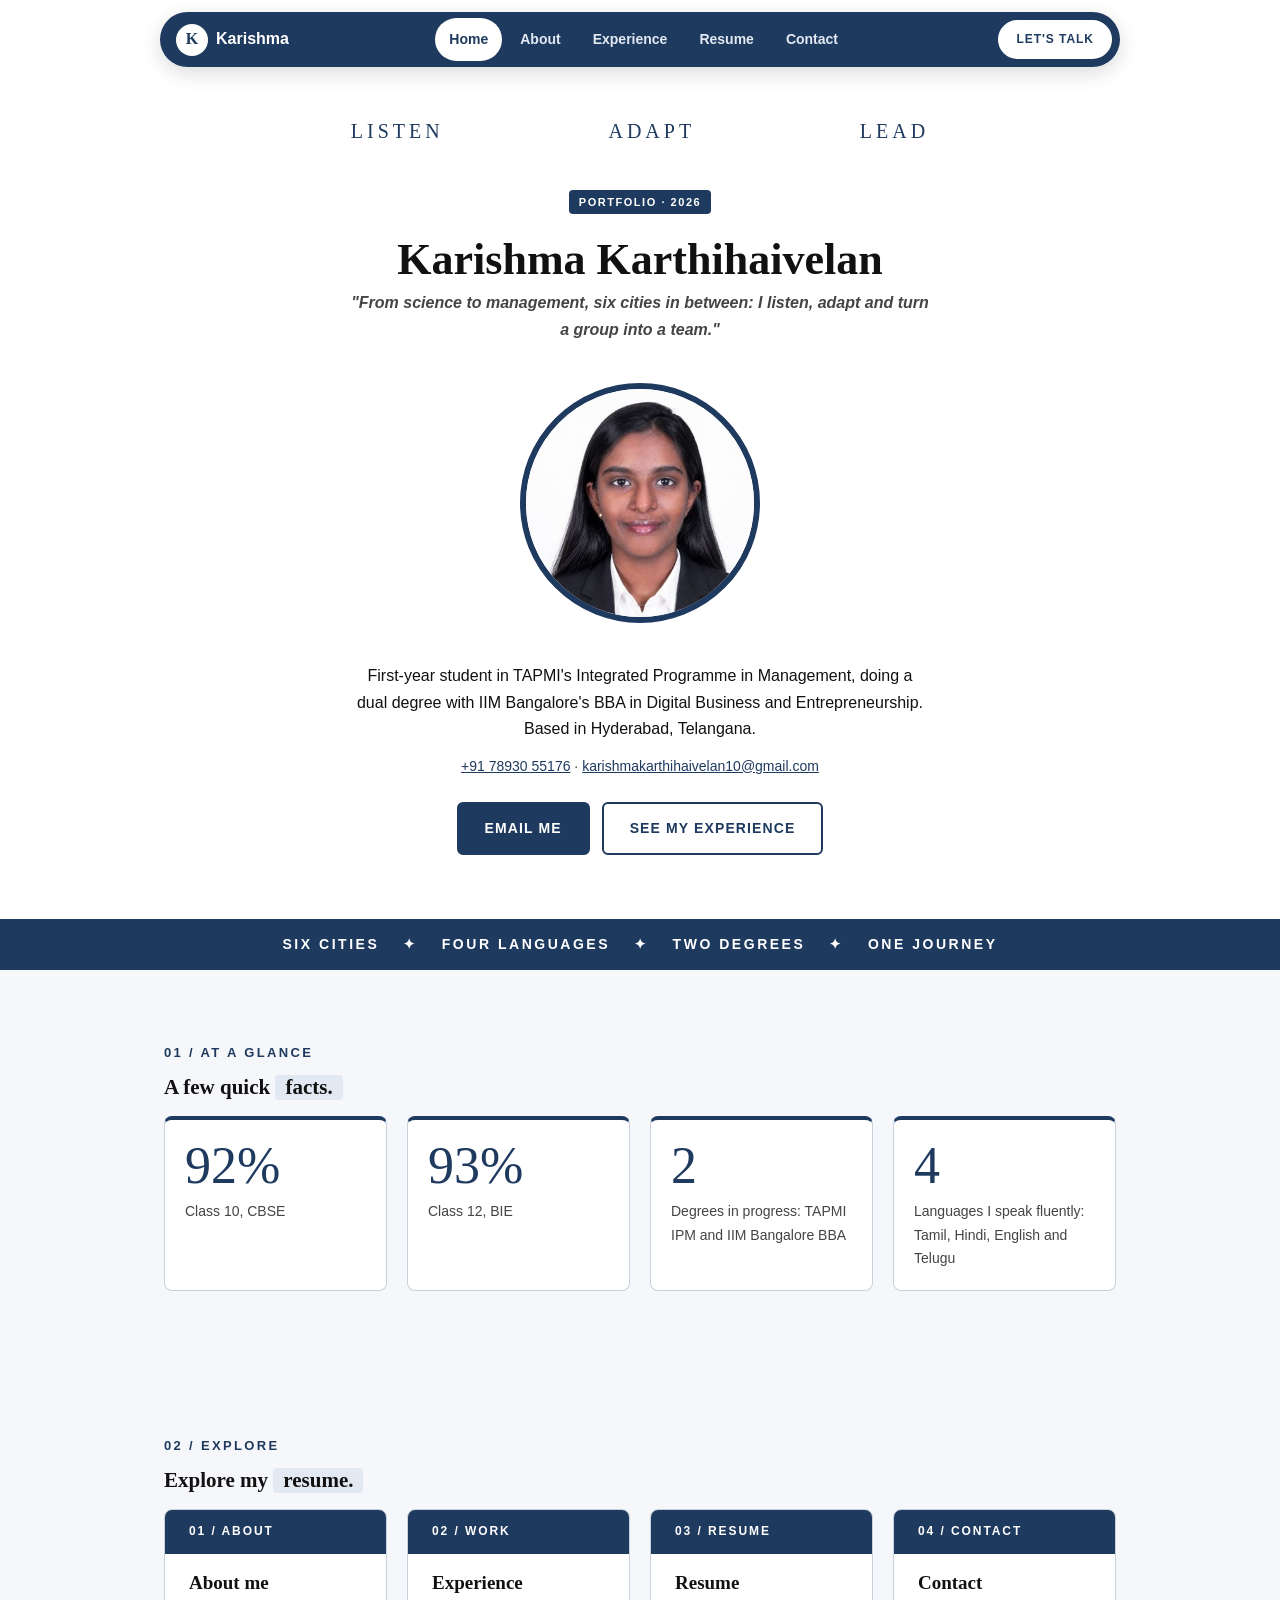
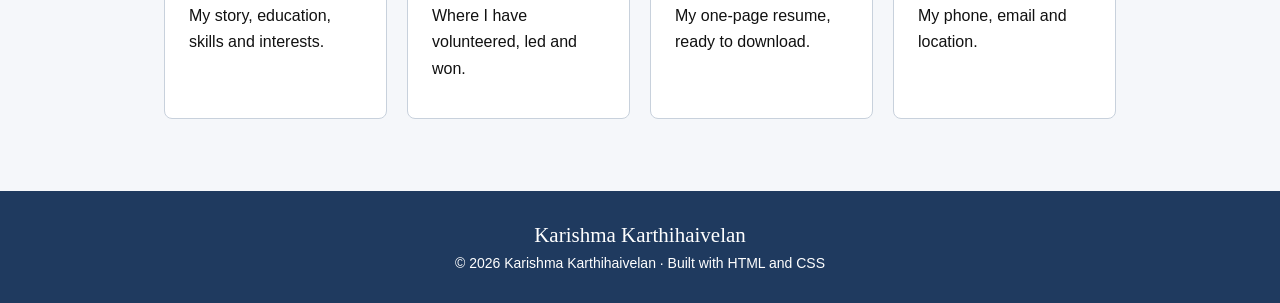
<file: index.html>
<!DOCTYPE html>
<html lang="en">
<head>
  <meta charset="UTF-8">
  <meta name="viewport" content="width=device-width, initial-scale=1.0">
  <meta name="description" content="Karishma Karthihaivelan's portfolio: IPM student at TAPMI and BBA student at IIM Bangalore.">
  <title>Home | Karishma Karthihaivelan</title>


  <link rel="stylesheet" href="style.css">
</head>
<body>

  <!-- navigation -->
  <nav id="navbar">
    <a href="index.html" class="logo"><span class="logo-mark">K</span> Karishma</a>
    <div class="nav-links">
      <a href="index.html" class="nav-link active">Home</a>
      <a href="about.html" class="nav-link">About</a>
      <a href="experience.html" class="nav-link">Experience</a>
      <a href="resume.html" class="nav-link">Resume</a>
      <a href="contact.html" class="nav-link">Contact</a>
    </div>
    <a href="contact.html" class="btn btn-small">Let's talk</a>
  </nav>

  <!-- top section -->
  <header id="hero">
    <div class="three-words">
      <span>Listen</span>
      <span>Adapt</span>
      <span>Lead</span>
    </div>

    <p class="tag">Portfolio · 2026</p>
    <h1 class="big-word">Karishma Karthihaivelan</h1>
    <p class="hero-quote">"From science to management, six cities in between: I listen, adapt and turn a group into a team."</p>

    <img src="photo.jpg" alt="Photo of Karishma Karthihaivelan" class="photo">

    <p class="hero-intro">First-year student in TAPMI's Integrated Programme in Management, doing a dual degree with IIM Bangalore's BBA in Digital Business and Entrepreneurship. Based in Hyderabad, Telangana.</p>
    <p class="contact-line"><a href="tel:+917893055176">+91 78930 55176</a> · <a href="mailto:karishmakarthihaivelan10@gmail.com">karishmakarthihaivelan10@gmail.com</a></p>
    <div class="buttons center">
      <a href="mailto:karishmakarthihaivelan10@gmail.com?subject=Hello%20Karishma" class="btn">Email me</a>
      <a href="experience.html" class="btn btn-outline">See my experience</a>
    </div>
  </header>

  <!-- four words strip -->
  <div class="marquee">
    <div class="marquee-track">
      <span>Six cities</span> <span class="star">✦</span>
      <span>Four languages</span> <span class="star">✦</span>
      <span>Two degrees</span> <span class="star">✦</span>
      <span>One journey</span>
    </div>
  </div>

  <main>

    <!-- at a glance -->
    <section id="glance">
      <p class="label">01 / At a glance</p>
      <h2>A few quick <span class="hl">facts.</span></h2>
      <div class="stats">
        <div class="stat">
          <p class="number">92%</p>
          <p>Class 10, CBSE</p>
        </div>
        <div class="stat">
          <p class="number">93%</p>
          <p>Class 12, BIE</p>
        </div>
        <div class="stat">
          <p class="number">2</p>
          <p>Degrees in progress: TAPMI IPM and IIM Bangalore BBA</p>
        </div>
        <div class="stat">
          <p class="number">4</p>
          <p>Languages I speak fluently: Tamil, Hindi, English and Telugu</p>
        </div>
      </div>
    </section>

    <!-- cards that go to the other pages -->
    <section id="explore">
      <p class="label">02 / Explore</p>
      <h2>Explore my <span class="hl">resume.</span></h2>
      <div class="cards">
        <a href="about.html" class="card card-link">
          <p class="card-num">01 / About</p>
          <h3>About me</h3>
          <p>My story, education, skills and interests.</p>
        </a>
        <a href="experience.html" class="card card-link">
          <p class="card-num">02 / Work</p>
          <h3>Experience</h3>
          <p>Where I have volunteered, led and won.</p>
        </a>
        <a href="resume.html" class="card card-link">
          <p class="card-num">03 / Resume</p>
          <h3>Resume</h3>
          <p>My one-page resume, ready to download.</p>
        </a>
        <a href="contact.html" class="card card-link">
          <p class="card-num">04 / Contact</p>
          <h3>Contact</h3>
          <p>My phone, email and location.</p>
        </a>
      </div>
    </section>

  </main>

  <footer>
    <p class="foot-word">Karishma Karthihaivelan</p>
    <p>© 2026 Karishma Karthihaivelan · Built with HTML and CSS</p>
  </footer>


</body>
</html>
</file>
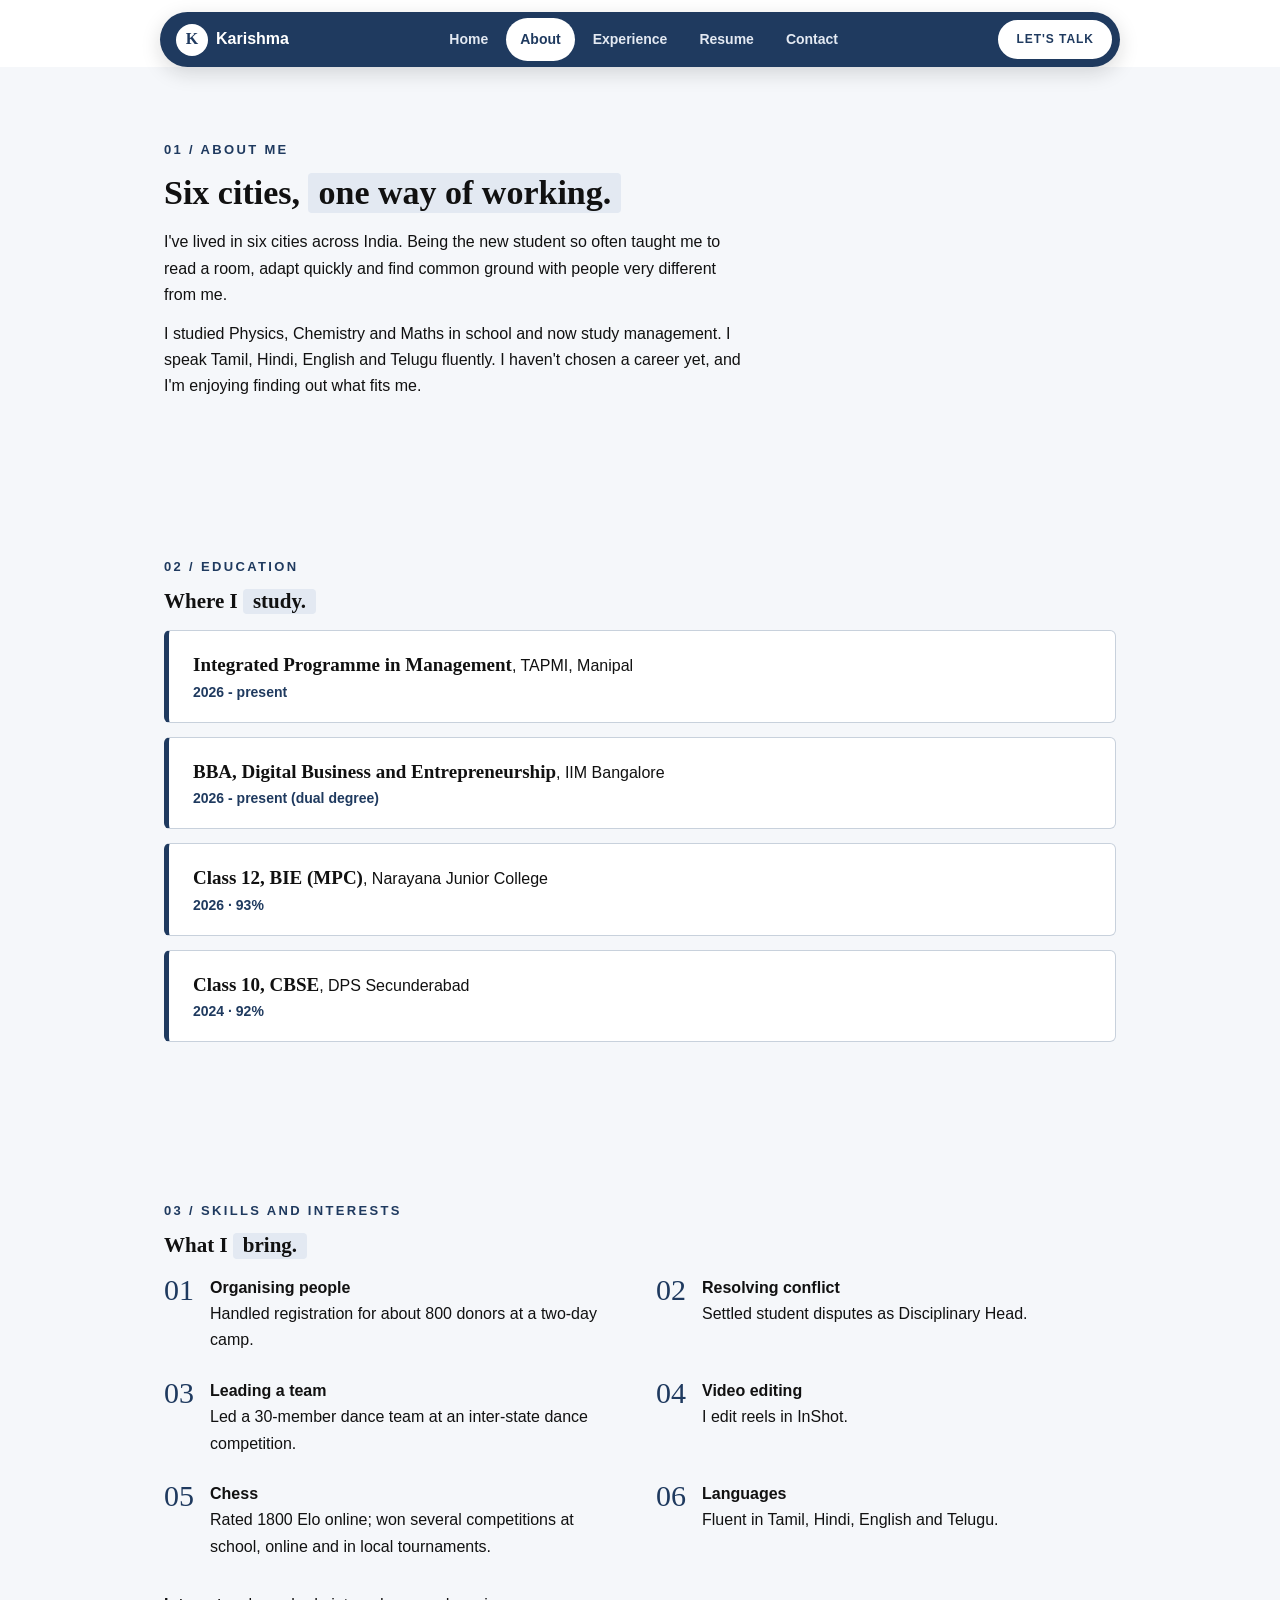
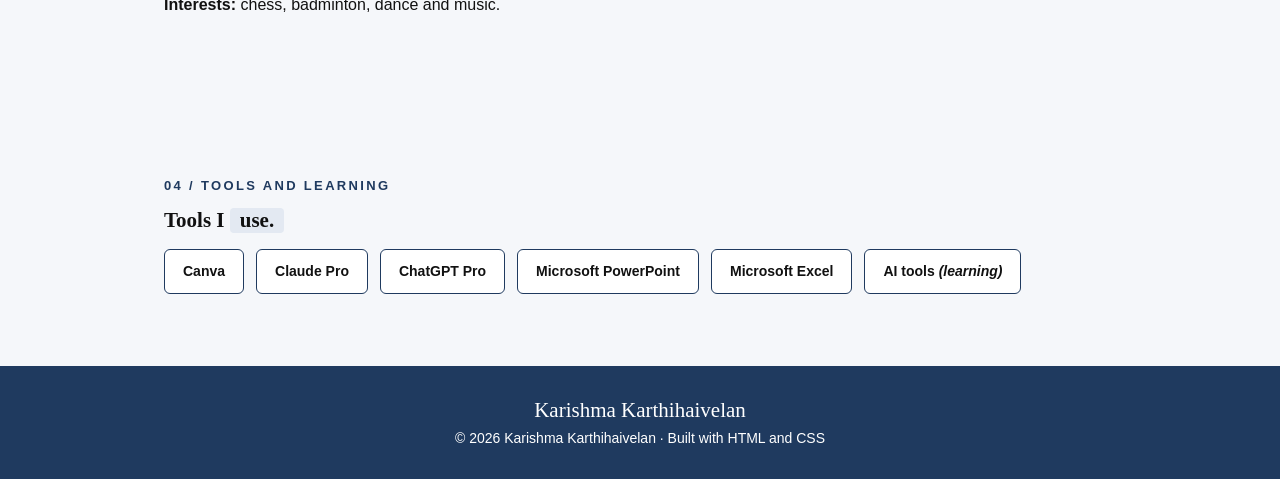
<file: about.html>
<!DOCTYPE html>
<html lang="en">
<head>
  <meta charset="UTF-8">
  <meta name="viewport" content="width=device-width, initial-scale=1.0">
  <meta name="description" content="About Karishma: her story, education, skills and the tools she uses.">
  <title>About | Karishma Karthihaivelan</title>


  <link rel="stylesheet" href="style.css">
</head>
<body>

  <!-- navigation -->
  <nav id="navbar">
    <a href="index.html" class="logo"><span class="logo-mark">K</span> Karishma</a>
    <div class="nav-links">
      <a href="index.html" class="nav-link">Home</a>
      <a href="about.html" class="nav-link active">About</a>
      <a href="experience.html" class="nav-link">Experience</a>
      <a href="resume.html" class="nav-link">Resume</a>
      <a href="contact.html" class="nav-link">Contact</a>
    </div>
    <a href="contact.html" class="btn btn-small">Let's talk</a>
  </nav>

  <main>

    <!-- my story -->
    <section id="about">
      <p class="label">01 / About me</p>
      <h1>Six cities, <span class="hl">one way of working.</span></h1>
      <p class="lead">I've lived in six cities across India. Being the new student so often taught me to read a room, adapt quickly and find common ground with people very different from me.</p>
      <p>I studied Physics, Chemistry and Maths in school and now study management. I speak Tamil, Hindi, English and Telugu fluently. I haven't chosen a career yet, and I'm enjoying finding out what fits me.</p>
    </section>

    <!-- education -->
    <section id="education">
      <p class="label">02 / Education</p>
      <h2>Where I <span class="hl">study.</span></h2>
      <ul class="edu-list">
        <li><strong>Integrated Programme in Management</strong>, TAPMI, Manipal <span class="meta">2026 - present</span></li>
        <li><strong>BBA, Digital Business and Entrepreneurship</strong>, IIM Bangalore <span class="meta">2026 - present (dual degree)</span></li>
        <li><strong>Class 12, BIE (MPC)</strong>, Narayana Junior College <span class="meta">2026 · 93%</span></li>
        <li><strong>Class 10, CBSE</strong>, DPS Secunderabad <span class="meta">2024 · 92%</span></li>
      </ul>
    </section>

    <!-- skills -->
    <section id="skills">
      <p class="label">03 / Skills and interests</p>
      <h2>What I <span class="hl">bring.</span></h2>
      <ul class="skill-list">
        <li><span class="num">01</span><div><strong>Organising people</strong><br>Handled registration for about 800 donors at a two-day camp.</div></li>
        <li><span class="num">02</span><div><strong>Resolving conflict</strong><br>Settled student disputes as Disciplinary Head.</div></li>
        <li><span class="num">03</span><div><strong>Leading a team</strong><br>Led a 30-member dance team at an inter-state dance competition.</div></li>
        <li><span class="num">04</span><div><strong>Video editing</strong><br>I edit reels in InShot.</div></li>
        <li><span class="num">05</span><div><strong>Chess</strong><br>Rated 1800 Elo online; won several competitions at school, online and in local tournaments.</div></li>
        <li><span class="num">06</span><div><strong>Languages</strong><br>Fluent in Tamil, Hindi, English and Telugu.</div></li>
      </ul>
      <p class="interests"><strong>Interests:</strong> chess, badminton, dance and music.</p>
    </section>

    <!-- tools -->
    <section id="tools">
      <p class="label">04 / Tools and learning</p>
      <h2>Tools I <span class="hl">use.</span></h2>
      <div class="tool-row">
        <span class="tool">Canva</span>
        <span class="tool">Claude Pro</span>
        <span class="tool">ChatGPT Pro</span>
        <span class="tool">Microsoft PowerPoint</span>
        <span class="tool">Microsoft Excel</span>
        <span class="tool">AI tools <em>(learning)</em></span>
      </div>
    </section>

  </main>

  <footer>
    <p class="foot-word">Karishma Karthihaivelan</p>
    <p>© 2026 Karishma Karthihaivelan · Built with HTML and CSS</p>
  </footer>


</body>
</html>
</file>
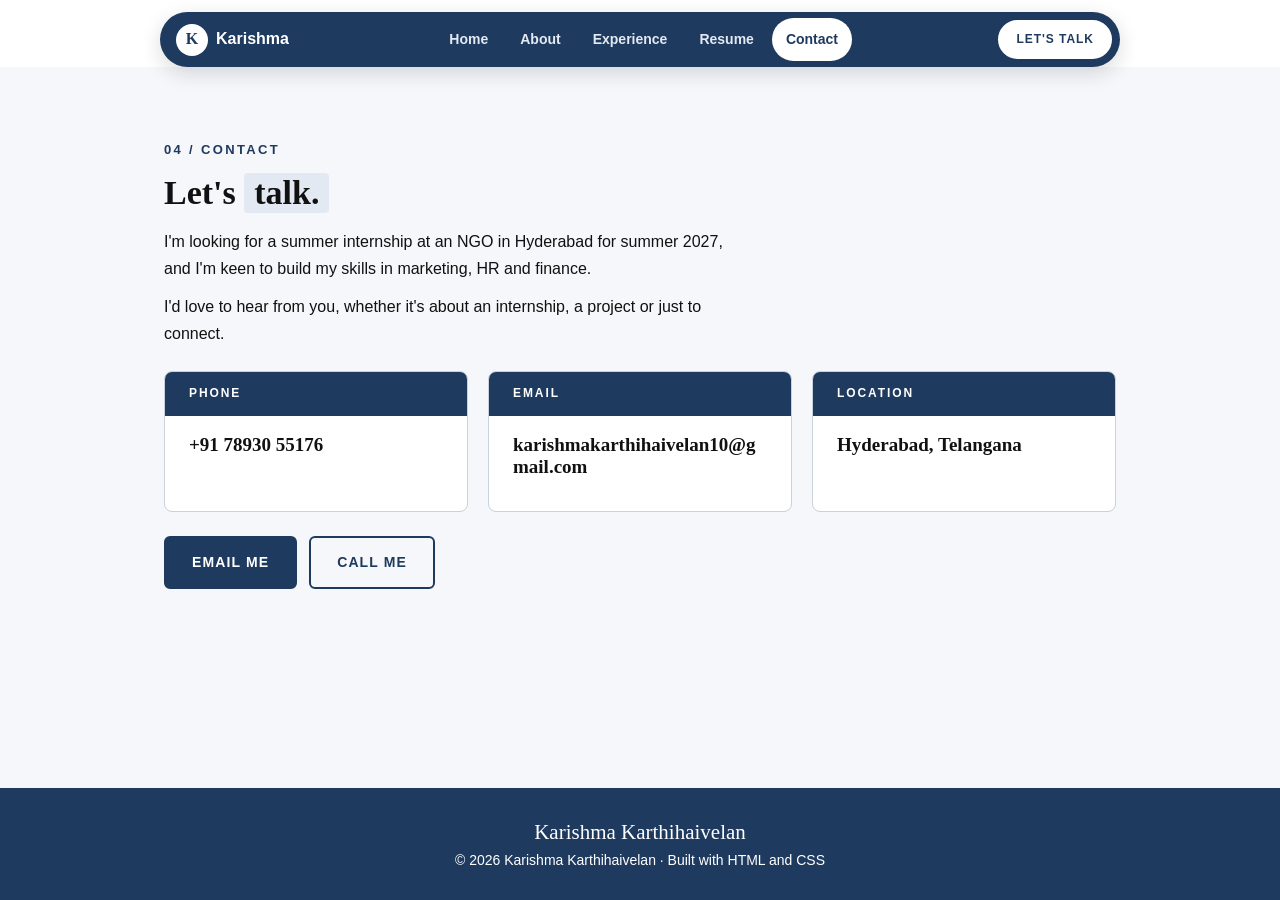
<file: contact.html>
<!DOCTYPE html>
<html lang="en">
<head>
  <meta charset="UTF-8">
  <meta name="viewport" content="width=device-width, initial-scale=1.0">
  <meta name="description" content="Contact Karishma by phone or email, based in Hyderabad.">
  <title>Contact | Karishma Karthihaivelan</title>


  <link rel="stylesheet" href="style.css">
</head>
<body>

  <!-- navigation -->
  <nav id="navbar">
    <a href="index.html" class="logo"><span class="logo-mark">K</span> Karishma</a>
    <div class="nav-links">
      <a href="index.html" class="nav-link">Home</a>
      <a href="about.html" class="nav-link">About</a>
      <a href="experience.html" class="nav-link">Experience</a>
      <a href="resume.html" class="nav-link">Resume</a>
      <a href="contact.html" class="nav-link active">Contact</a>
    </div>
    <a href="contact.html" class="btn btn-small">Let's talk</a>
  </nav>

  <main>

    <!-- contact -->
    <section id="contact">
      <p class="label">04 / Contact</p>
      <h1>Let's <span class="hl">talk.</span></h1>
      <p class="lead">I'm looking for a summer internship at an NGO in Hyderabad for summer 2027, and I'm keen to build my skills in marketing, HR and finance.</p>
      <p>I'd love to hear from you, whether it's about an internship, a project or just to connect.</p>
      <div class="contact-cards">
        <a href="tel:+917893055176" class="card card-link">
          <p class="card-num">Phone</p>
          <h3>+91 78930 55176</h3>
        </a>
        <a href="mailto:karishmakarthihaivelan10@gmail.com" class="card card-link">
          <p class="card-num">Email</p>
          <h3 class="small-h">karishmakarthihaivelan10@gmail.com</h3>
        </a>
        <div class="card">
          <p class="card-num">Location</p>
          <h3>Hyderabad, Telangana</h3>
        </div>
      </div>
      <div class="buttons">
        <a href="mailto:karishmakarthihaivelan10@gmail.com?subject=Hello%20Karishma" class="btn">Email me</a>
        <a href="tel:+917893055176" class="btn btn-outline">Call me</a>
      </div>
    </section>

  </main>

  <footer>
    <p class="foot-word">Karishma Karthihaivelan</p>
    <p>© 2026 Karishma Karthihaivelan · Built with HTML and CSS</p>
  </footer>


</body>
</html>
</file>
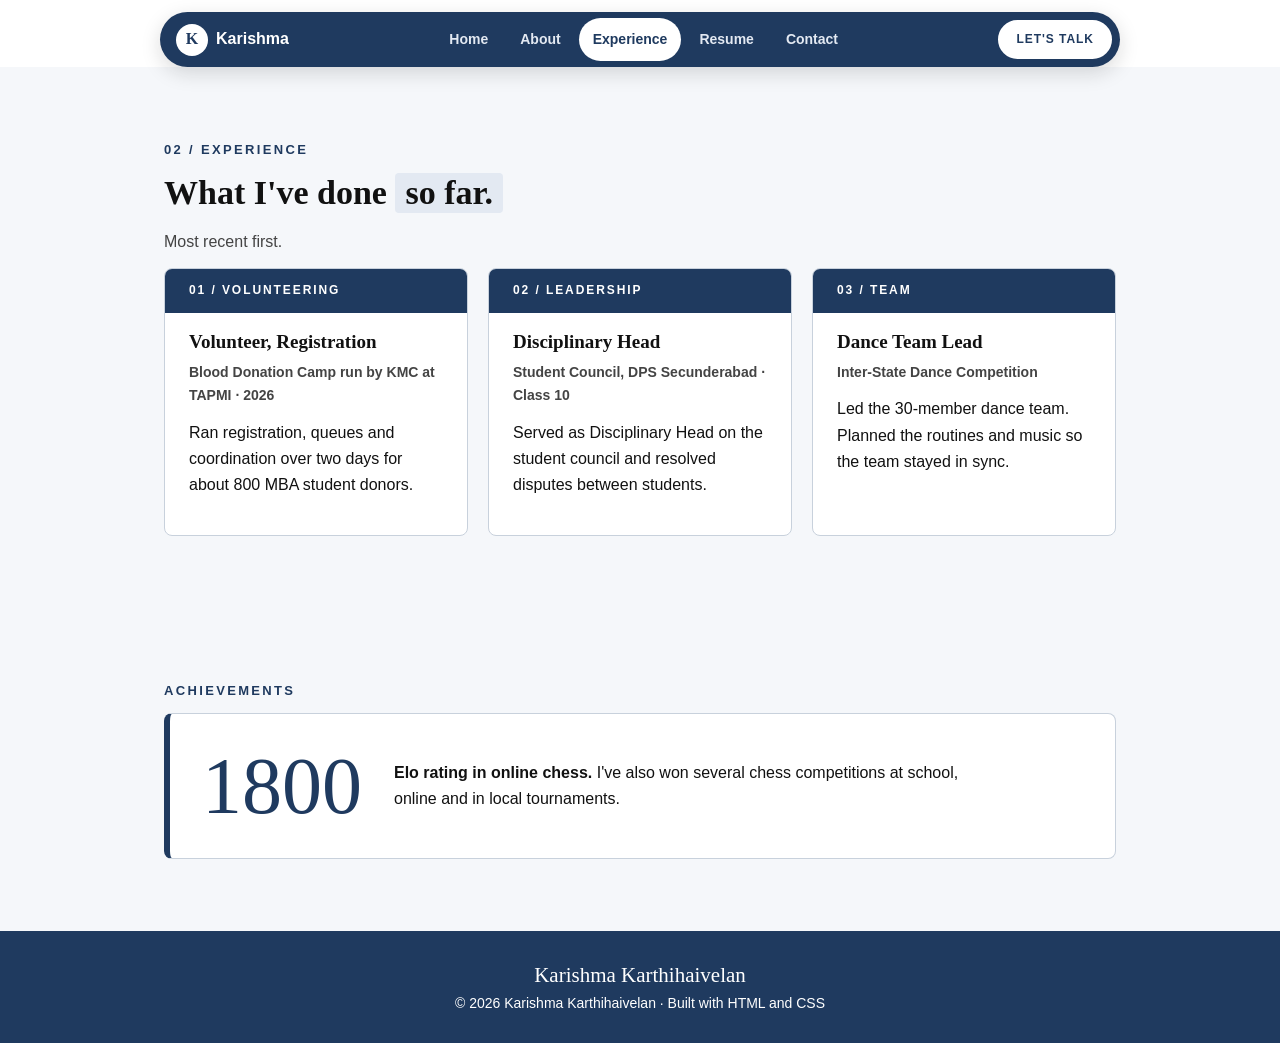
<file: experience.html>
<!DOCTYPE html>
<html lang="en">
<head>
  <meta charset="UTF-8">
  <meta name="viewport" content="width=device-width, initial-scale=1.0">
  <meta name="description" content="Karishma's volunteering, leadership and chess achievements.">
  <title>Experience | Karishma Karthihaivelan</title>


  <link rel="stylesheet" href="style.css">
</head>
<body>

  <!-- navigation -->
  <nav id="navbar">
    <a href="index.html" class="logo"><span class="logo-mark">K</span> Karishma</a>
    <div class="nav-links">
      <a href="index.html" class="nav-link">Home</a>
      <a href="about.html" class="nav-link">About</a>
      <a href="experience.html" class="nav-link active">Experience</a>
      <a href="resume.html" class="nav-link">Resume</a>
      <a href="contact.html" class="nav-link">Contact</a>
    </div>
    <a href="contact.html" class="btn btn-small">Let's talk</a>
  </nav>

  <main>

    <!-- experience cards -->
    <section id="experience">
      <p class="label">02 / Experience</p>
      <h1>What I've done <span class="hl">so far.</span></h1>
      <p class="intro">Most recent first.</p>
      <div class="cards three">
        <div class="card">
          <p class="card-num">01 / Volunteering</p>
          <h3>Volunteer, Registration</h3>
          <p class="meta">Blood Donation Camp run by KMC at TAPMI · 2026</p>
          <p>Ran registration, queues and coordination over two days for about 800 MBA student donors.</p>
        </div>
        <div class="card">
          <p class="card-num">02 / Leadership</p>
          <h3>Disciplinary Head</h3>
          <p class="meta">Student Council, DPS Secunderabad · Class 10</p>
          <p>Served as Disciplinary Head on the student council and resolved disputes between students.</p>
        </div>
        <div class="card">
          <p class="card-num">03 / Team</p>
          <h3>Dance Team Lead</h3>
          <p class="meta">Inter-State Dance Competition</p>
          <p>Led the 30-member dance team. Planned the routines and music so the team stayed in sync.</p>
        </div>
      </div>
    </section>

    <!-- achievements -->
    <section id="achievements">
      <p class="label">Achievements</p>
      <div class="highlight">
        <p class="number">1800</p>
        <p><strong>Elo rating in online chess.</strong> I've also won several chess competitions at school, online and in local tournaments.</p>
      </div>
    </section>

  </main>

  <footer>
    <p class="foot-word">Karishma Karthihaivelan</p>
    <p>© 2026 Karishma Karthihaivelan · Built with HTML and CSS</p>
  </footer>


</body>
</html>
</file>
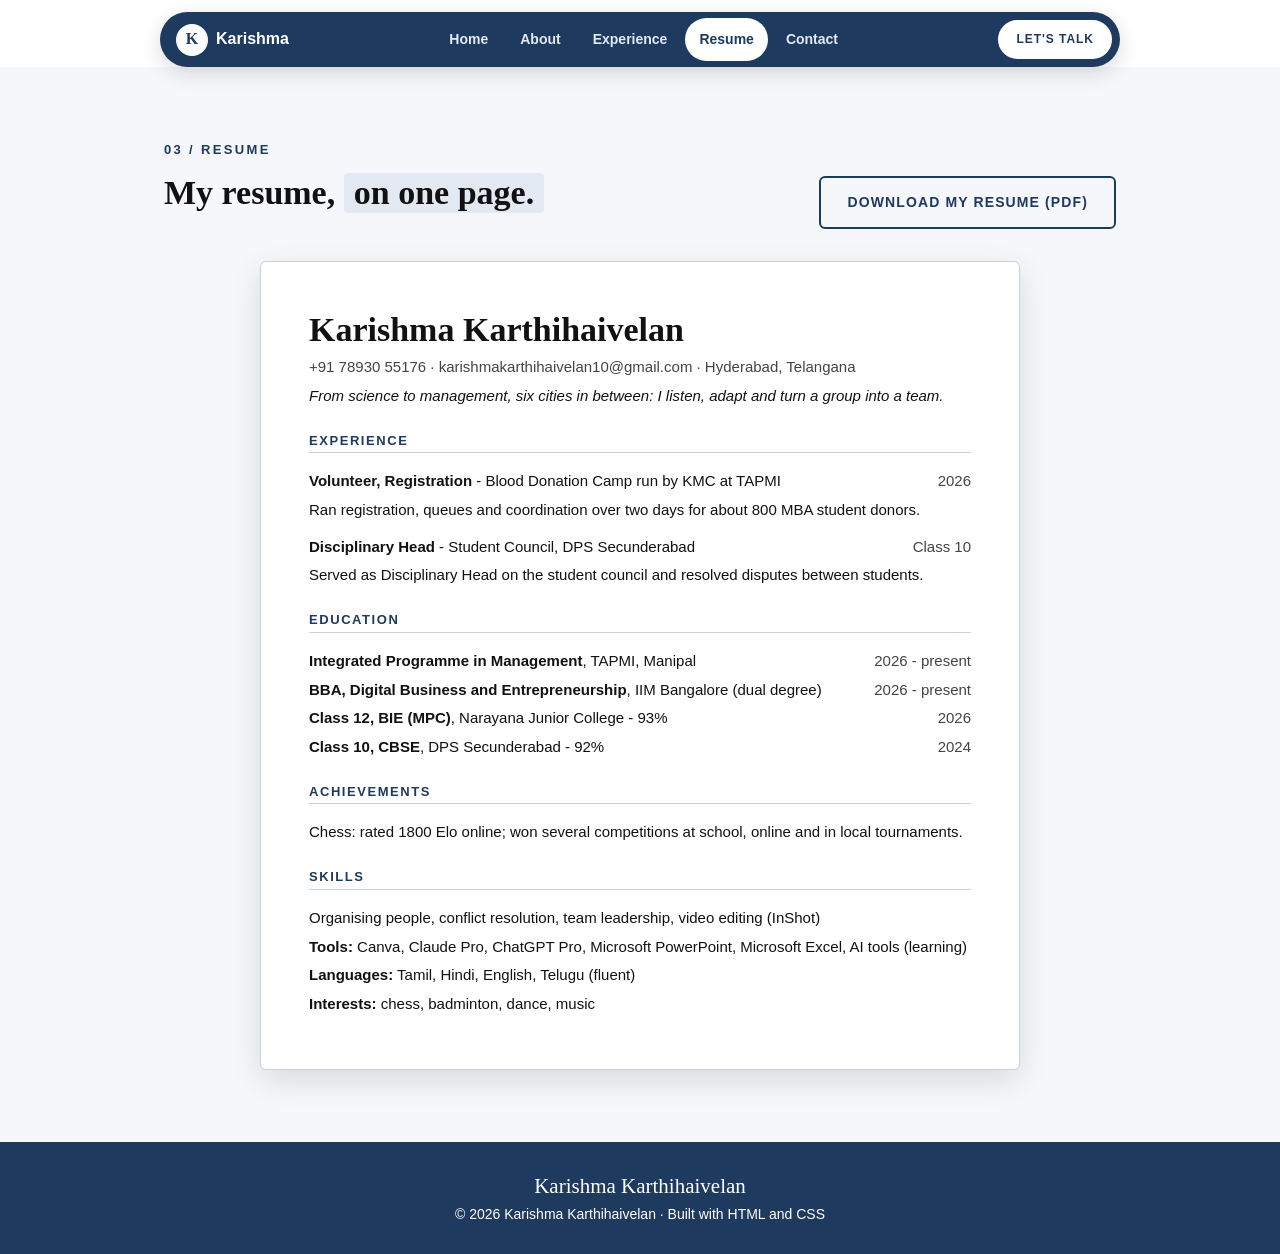
<file: resume.html>
<!DOCTYPE html>
<html lang="en">
<head>
  <meta charset="UTF-8">
  <meta name="viewport" content="width=device-width, initial-scale=1.0">
  <meta name="description" content="Karishma Karthihaivelan's one-page resume.">
  <title>Resume | Karishma Karthihaivelan</title>


  <link rel="stylesheet" href="style.css">
</head>
<body>

  <!-- navigation -->
  <nav id="navbar">
    <a href="index.html" class="logo"><span class="logo-mark">K</span> Karishma</a>
    <div class="nav-links">
      <a href="index.html" class="nav-link">Home</a>
      <a href="about.html" class="nav-link">About</a>
      <a href="experience.html" class="nav-link">Experience</a>
      <a href="resume.html" class="nav-link active">Resume</a>
      <a href="contact.html" class="nav-link">Contact</a>
    </div>
    <a href="contact.html" class="btn btn-small">Let's talk</a>
  </nav>

  <main>

    <!-- my resume -->
    <div id="resume-wrap">
      <div class="resume-top">
        <div>
          <p class="label">03 / Resume</p>
          <h1>My resume, <span class="hl">on one page.</span></h1>
        </div>
        <a href="resume.pdf" download class="btn btn-outline">Download my resume (PDF)</a>
      </div>

      <section id="resume">
        <h2 class="res-name">Karishma Karthihaivelan</h2>
        <p class="res-contact">+91 78930 55176 · karishmakarthihaivelan10@gmail.com · Hyderabad, Telangana</p>
        <p class="res-profile">From science to management, six cities in between: I listen, adapt and turn a group into a team.</p>

        <h3>Experience</h3>
        <div class="res-item">
          <p><strong>Volunteer, Registration</strong> - Blood Donation Camp run by KMC at TAPMI <span class="res-date">2026</span></p>
          <p>Ran registration, queues and coordination over two days for about 800 MBA student donors.</p>
        </div>
        <div class="res-item">
          <p><strong>Disciplinary Head</strong> - Student Council, DPS Secunderabad <span class="res-date">Class 10</span></p>
          <p>Served as Disciplinary Head on the student council and resolved disputes between students.</p>
        </div>
        <h3>Education</h3>
        <div class="res-item">
          <p><strong>Integrated Programme in Management</strong>, TAPMI, Manipal <span class="res-date">2026 - present</span></p>
          <p><strong>BBA, Digital Business and Entrepreneurship</strong>, IIM Bangalore (dual degree) <span class="res-date">2026 - present</span></p>
          <p><strong>Class 12, BIE (MPC)</strong>, Narayana Junior College - 93% <span class="res-date">2026</span></p>
          <p><strong>Class 10, CBSE</strong>, DPS Secunderabad - 92% <span class="res-date">2024</span></p>
        </div>

        <h3>Achievements</h3>
        <p>Chess: rated 1800 Elo online; won several competitions at school, online and in local tournaments.</p>

        <h3>Skills</h3>
        <p>Organising people, conflict resolution, team leadership, video editing (InShot)</p>
        <p><strong>Tools:</strong> Canva, Claude Pro, ChatGPT Pro, Microsoft PowerPoint, Microsoft Excel, AI tools (learning)</p>
        <p><strong>Languages:</strong> Tamil, Hindi, English, Telugu (fluent)</p>
        <p><strong>Interests:</strong> chess, badminton, dance, music</p>
      </section>
    </div>

  </main>

  <footer>
    <p class="foot-word">Karishma Karthihaivelan</p>
    <p>© 2026 Karishma Karthihaivelan · Built with HTML and CSS</p>
  </footer>


</body>
</html>
</file>
<file: style.css>
/* my colours (formal business theme)
   text black #111111 and grey #444444, navy #1F3A5F and dark navy #14263F,
   light grey background #F5F7FA, borders #C8D1DC, pale navy #E3E9F2 */

/* basic stuff */
* {
  box-sizing: border-box;
}

body {
  margin: 0;
  background-color: #FFFFFF;
  color: #111111;
  font-family: Calibri, Arial, Helvetica, sans-serif;
  font-size: 16px;
  line-height: 1.65;
  /* this keeps the footer at the bottom when a page is short */
  min-height: 100vh;
  display: flex;
  flex-direction: column;
}

h1, h2, h3 {
  font-family: Georgia, Garamond, serif;
  font-weight: 700;
  line-height: 1.2;
  margin: 0 0 16px 0;
}

h1 {
  font-size: 34px;
}

h2 {
  font-size: 21px;
}

p {
  margin: 0 0 12px 0;
  max-width: 65ch;
}

a {
  color: #1F3A5F;
}

/* light grey background for the main part */
main {
  flex: 1;
  background-color: #F5F7FA;
  color: #111111;
}

/* small navy labels above the headings */
.label {
  font-size: 13px;
  font-weight: 700;
  letter-spacing: 0.18em;
  text-transform: uppercase;
  color: #1F3A5F;
  margin-bottom: 12px;
}

/* light navy box behind some words */
.hl {
  display: inline-block;
  background-color: #E3E9F2;
  color: #111111;
  padding: 0 10px;
  border-radius: 4px;
}

.tag {
  display: inline-block;
  background-color: #1F3A5F;
  color: #FFFFFF;
  padding: 3px 10px;
  border-radius: 4px;
  font-size: 11px;
  font-weight: 700;
  letter-spacing: 0.14em;
  text-transform: uppercase;
}

.star {
  color: #1F3A5F;
}

/* ===== NAV BAR ===== */
#navbar {
  position: sticky;
  top: 12px;
  z-index: 10;
  max-width: 960px;
  width: 92%;
  margin: 12px auto 0;
  display: flex;
  justify-content: space-between;
  align-items: center;
  gap: 16px;
  padding: 6px 8px 6px 16px;
  background-color: #1F3A5F;
  border-radius: 999px;
  box-shadow: 0 6px 20px rgba(17, 17, 17, 0.15);
}

.logo {
  display: flex;
  align-items: center;
  gap: 8px;
  font-weight: 700;
  color: #FFFFFF;
  text-decoration: none;
}

.logo-mark {
  display: inline-flex;
  align-items: center;
  justify-content: center;
  width: 32px;
  height: 32px;
  border-radius: 50%;
  background-color: #FFFFFF;
  color: #1F3A5F;
  font-family: Georgia, Garamond, serif;
}

.nav-links {
  display: flex;
  gap: 4px;
}

.nav-link {
  padding: 10px 14px;
  border-radius: 999px;
  color: #E3E9F2;
  font-size: 14px;
  font-weight: 600;
  text-decoration: none;
  transition: background-color 0.2s, color 0.2s;
}

.nav-link:hover {
  background-color: rgba(255, 255, 255, 0.15);
  color: #FFFFFF;
}

/* highlight the page im on */
.nav-link.active {
  background-color: #FFFFFF;
  color: #1F3A5F;
}

/* buttons */
.btn {
  display: inline-block;
  padding: 13px 26px;
  background-color: #1F3A5F;
  color: #FFFFFF;
  border: 2px solid #1F3A5F;
  border-radius: 6px;
  font-size: 14px;
  font-weight: 700;
  letter-spacing: 0.08em;
  text-transform: uppercase;
  text-decoration: none;
  transition: background-color 0.2s, color 0.2s;
}

.btn:hover {
  background-color: #14263F;
  border-color: #14263F;
  color: #FFFFFF;
}

.btn-outline {
  background-color: transparent;
  color: #1F3A5F;
  border-color: #1F3A5F;
}

main .btn-outline {
  color: #1F3A5F;
  border-color: #1F3A5F;
}

.btn-small {
  padding: 8px 16px;
  font-size: 12px;
  border-radius: 999px;
  background-color: #FFFFFF;
  color: #1F3A5F;
  border-color: #FFFFFF;
}

.buttons {
  display: flex;
  flex-wrap: wrap;
  gap: 12px;
  margin-top: 24px;
}

.buttons.center {
  justify-content: center;
}

/* ===== TOP SECTION ===== */
#hero {
  max-width: 960px;
  margin: 0 auto;
  padding: 48px 24px 64px;
  text-align: center;
}

.three-words {
  display: flex;
  justify-content: space-between;
  font-family: Georgia, Garamond, serif;
  font-size: 20px;
  letter-spacing: 0.2em;
  text-transform: uppercase;
  color: #1F3A5F;
  margin-bottom: 40px;
}

.big-word {
  font-size: 44px;
  line-height: 1;
  color: #111111;
  margin: 12px 0 8px;
}

.byline {
  font-family: Georgia, Garamond, serif;
  font-size: 22px;
  letter-spacing: 0.12em;
  text-transform: uppercase;
  color: #1F3A5F;
  margin: 0 auto 20px;
}

.hero-quote {
  margin: 0 auto 40px;
  font-style: italic;
  color: #444444;
  font-weight: 600;
}

.photo {
  width: 240px;
  height: 240px;
  border-radius: 50%;
  border: 6px solid #1F3A5F;
  margin-bottom: 32px;
}

.hero-intro, .contact-line {
  margin-left: auto;
  margin-right: auto;
}

.contact-line {
  font-size: 14px;
  color: #444444;
}

.contact-line a {
  color: #1F3A5F;
}

/* dark strip with four words */
.marquee {
  overflow: hidden;
  background-color: #1F3A5F;
  color: #FFFFFF;
  padding: 14px 0;
  text-align: center;
}

.marquee-track {
  display: flex;
  flex-wrap: wrap;
  justify-content: center;
  gap: 24px;
  font-size: 14px;
  font-weight: 700;
  letter-spacing: 0.18em;
  text-transform: uppercase;
}

.marquee-track span {
  display: inline-flex;
  gap: 24px;
}

/* stars in the strip need to be white on navy */
.marquee .star {
  color: #FFFFFF;
}

/* sections */
main section {
  max-width: 1000px;
  margin: 0 auto;
  padding: 72px 24px;
}

.lead {
  font-size: 16px;
}

.intro, .meta {
  color: #444444;
}

.meta {
  font-size: 14px;
  color: #444444;
  font-weight: 600;
}

/* at a glance boxes */
.stats {
  display: grid;
  grid-template-columns: repeat(4, 1fr);
  gap: 20px;
}

.stat {
  background-color: #FFFFFF;
  border: 1px solid #C8D1DC;
  border-top: 4px solid #1F3A5F;
  border-radius: 8px;
  padding: 20px;
}

.number {
  font-family: Georgia, Garamond, serif;
  font-size: 52px;
  line-height: 1;
  color: #1F3A5F;
  margin-bottom: 8px;
}

.stat p {
  font-size: 14px;
  color: #444444;
  margin: 0;
}

/* .stat p was making the numbers small so i added this */
.stat .number {
  font-size: 52px;
  color: #1F3A5F;
  margin-bottom: 8px;
}

/* ===== CARDS ===== */
.cards {
  display: grid;
  grid-template-columns: repeat(4, 1fr);
  gap: 20px;
}

.cards.three {
  grid-template-columns: repeat(3, 1fr);
}

.card {
  background-color: #FFFFFF;
  border: 1px solid #C8D1DC;
  border-radius: 8px;
  padding: 0 24px 24px;
  overflow: hidden;
  color: #111111;
  transition: border-color 0.25s, box-shadow 0.25s;
}

.card-num {
  margin: 0 -24px 18px;
  padding: 12px 24px;
  background-color: #1F3A5F;
  font-size: 12px;
  font-weight: 700;
  letter-spacing: 0.16em;
  text-transform: uppercase;
  color: #FFFFFF;
}

.card h3 {
  font-size: 19px;
  color: #111111;
  margin: 0 0 8px;
}

.card-link {
  text-decoration: none;
}

.card:hover {
  border-color: #1F3A5F;
  box-shadow: 0 6px 18px rgba(31, 58, 95, 0.15);
}

/* chess box */
.highlight {
  display: flex;
  align-items: center;
  gap: 32px;
  background-color: #FFFFFF;
  color: #111111;
  border: 1px solid #C8D1DC;
  border-left: 6px solid #1F3A5F;
  border-radius: 8px;
  padding: 32px;
}

.highlight .number {
  color: #1F3A5F;
  font-size: 80px;
  margin: 0;
}

.highlight p {
  margin: 0;
}

/* education and skills */
.edu-list, .skill-list {
  list-style: none;
  padding: 0;
  margin: 0;
}

.edu-list li {
  background-color: #FFFFFF;
  border: 1px solid #C8D1DC;
  border-left: 5px solid #1F3A5F;
  border-radius: 6px;
  padding: 18px 24px;
  margin-bottom: 14px;
}

.edu-list strong {
  color: #111111;
  font-family: Georgia, Garamond, serif;
  font-weight: 700;
  font-size: 19px;
}

.edu-list .meta {
  display: block;
  color: #1F3A5F;
}

.skill-list {
  display: grid;
  grid-template-columns: 1fr 1fr;
  gap: 24px 32px;
}

.skill-list li {
  display: flex;
  gap: 16px;
}

.skill-list strong {
  color: #111111;
}

.num {
  font-family: Georgia, Garamond, serif;
  font-size: 30px;
  line-height: 1;
  color: #1F3A5F;
}

.interests {
  margin-top: 32px;
}

/* tools */
.tool-row {
  display: flex;
  flex-wrap: wrap;
  gap: 12px;
}

.tool {
  padding: 10px 18px;
  border: 1px solid #1F3A5F;
  border-radius: 6px;
  background-color: #FFFFFF;
  color: #111111;
  font-weight: 600;
  font-size: 14px;
  transition: background-color 0.2s, color 0.2s;
}

.tool:hover {
  background-color: #1F3A5F;
  color: #FFFFFF;
}

/* contact page cards */
.contact-cards {
  display: grid;
  grid-template-columns: repeat(3, 1fr);
  gap: 20px;
  margin-top: 24px;
}

.small-h {
  font-size: 18px;
  word-break: break-all;
}

/* resume - made it look like a paper */
#resume-wrap {
  max-width: 1000px;
  margin: 0 auto;
  padding: 72px 24px;
}

.resume-top {
  display: flex;
  justify-content: space-between;
  align-items: flex-end;
  flex-wrap: wrap;
  gap: 16px;
  margin-bottom: 32px;
}

#resume {
  max-width: 760px;
  margin: 0 auto;
  padding: 48px;
  background-color: #FFFFFF;
  color: #111111;
  border: 1px solid #C8D1DC;
  border-radius: 6px;
  box-shadow: 0 10px 30px rgba(17, 17, 17, 0.12);
  font-size: 15px;
}

.res-name {
  font-size: 34px;
  color: #111111;
  margin-bottom: 4px;
}

.res-contact, .res-date {
  color: #444444;
}

.res-date {
  float: right;
}

.res-profile {
  font-style: italic;
  max-width: none;
}

#resume h3 {
  font-family: Calibri, Arial, Helvetica, sans-serif;
  font-size: 13px;
  font-weight: 700;
  letter-spacing: 0.12em;
  text-transform: uppercase;
  color: #1F3A5F;
  margin-top: 24px;
  padding-bottom: 4px;
  border-bottom: 1px solid #C8D1DC;
}

#resume p {
  max-width: none;
  margin-bottom: 4px;
}

.res-item {
  margin-bottom: 12px;
}

/* footer */
footer {
  text-align: center;
  padding: 32px 24px 24px;
  background-color: #1F3A5F;
  color: #FFFFFF;
  font-size: 14px;
}

footer p {
  margin: 0 auto 4px;
}

.foot-word {
  font-family: Georgia, Garamond, serif;
  font-size: 21px;
  color: #FFFFFF;
  line-height: 1.2;
}

/* ===== PHONE ===== */
@media (max-width: 700px) {
  #navbar {
    position: static;
    flex-wrap: wrap;
    justify-content: center;
    border-radius: 20px;
    padding: 10px;
  }
  .nav-links {
    flex-wrap: wrap;
    justify-content: center;
  }
  .three-words {
    font-size: 13px;
    letter-spacing: 0.1em;
    margin-bottom: 24px;
  }
  .big-word {
    font-size: 30px;
  }
  .byline {
    font-size: 16px;
  }
  h1 {
    font-size: 26px;
  }
  h2 {
    font-size: 20px;
  }
  .photo {
    width: 180px;
    height: 180px;
  }
  main section, #resume-wrap {
    padding: 48px 16px;
  }
  .stats {
    grid-template-columns: 1fr 1fr;
  }
  .cards, .cards.three, .contact-cards, .skill-list {
    grid-template-columns: 1fr;
  }
  .highlight {
    flex-direction: column;
    align-items: flex-start;
    gap: 12px;
  }
  #resume {
    padding: 24px;
  }
  .res-date {
    float: none;
    display: block;
  }
}

/* when printing only show the resume */
@media print {
  @page { size: A4; margin: 15mm; }
  body {
    background: #FFFFFF;
    color: #000000;
    display: block;
    min-height: 0;
  }
  main {
    background: none;
  }
  #navbar, #hero, .marquee, main section, .resume-top, footer {
    display: none;
  }
  #resume-wrap, #resume {
    display: block;
    padding: 0;
    margin: 0;
    border: none;
    box-shadow: none;
    max-width: none;
  }
  #resume, #resume h2, #resume h3, #resume p {
    font-family: Arial, Helvetica, sans-serif;
    color: #000000;
  }
}
</file>
